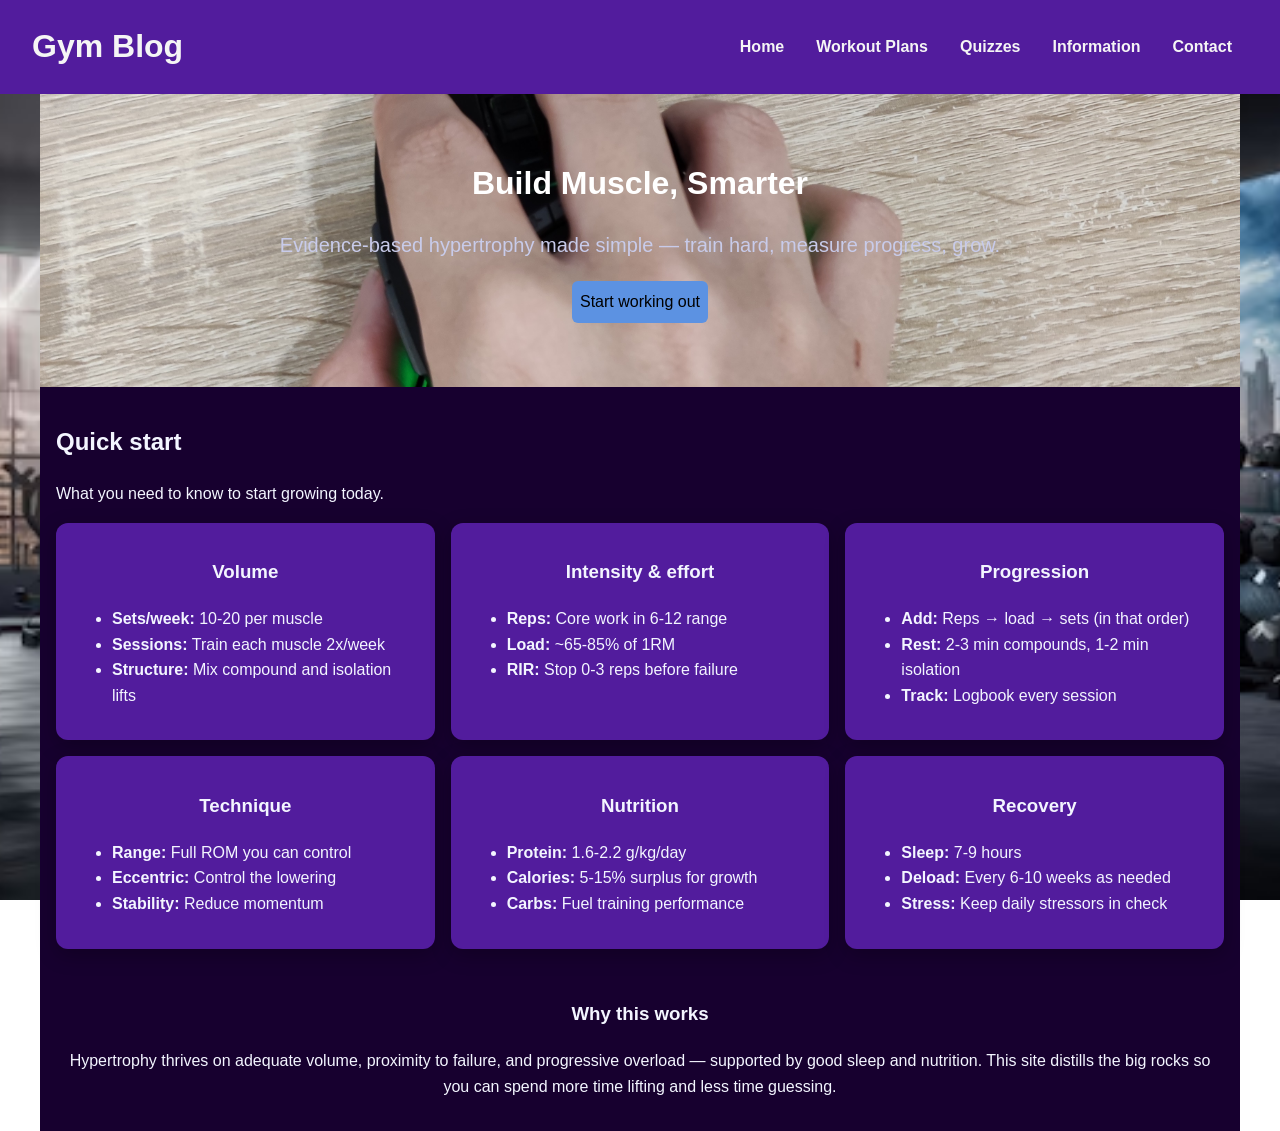
<file: index.html>
<!DOCTYPE html>
<html lang="en">
<head>
    <meta charset="UTF-8">
    <meta name="viewport" content="width=device-width, initial-scale=1.0">
    <title>Index</title>
    <link rel="stylesheet" href="style.css">
</head>
<body>
    <header class="navbar-header">
        <h1 style="color: whitesmoke;">Gym Blog</h1>
        <nav class="navbar">
            <ul>
                <li><a href="index.html">Home</a></li>
                <li><a href="workout.html">Workout Plans</a></li>
                <li><a href="quiz.html">Quizzes</a></li>
                <li><a href="information.html">Information</a></li>
                <li><a href="contact.html">Contact</a></li>
            </ul>
        </nav>
        </header>
    <main>
        <section class="hero content-wrap">
            <div>
                <h1>Build Muscle, Smarter</h1>
                <p>Evidence-based hypertrophy made simple — train hard, measure progress, grow.</p>
                <a class="btn" href="workout.html">Start working out</a>    
            </div>    
        </section>
        
        <section class="content-wrap">
            <header class="section-header">
                <h2>Quick start</h2>
                <p>What you need to know to start growing today.</p>
            </header>

            <div class="grid-index">
                <article class="card">
                    <h3 class="card-title">Volume</h3>
                    <ul>
                        <li><strong>Sets/week:</strong> 10-20 per muscle</li>
                        <li><strong>Sessions:</strong> Train each muscle 2x/week</li>
                        <li><strong>Structure:</strong> Mix compound and isolation lifts</li>
                    </ul>
                </article>

                <article class="card">
                    <h3 class="card-title">Intensity & effort</h3>
                    <ul>
                        <li><strong>Reps:</strong> Core work in 6-12 range</li>
                        <li><strong>Load:</strong> ~65-85% of 1RM</li>
                        <li><strong>RIR:</strong> Stop 0-3 reps before failure</li>
                    </ul>
                </article>

                <article class="card">
                    <h3 class="card-title">Progression</h3>
                    <ul>
                        <li><strong>Add:</strong> Reps → load → sets (in that order)</li>
                        <li><strong>Rest:</strong> 2-3 min compounds, 1-2 min isolation</li>
                        <li><strong>Track:</strong> Logbook every session</li>
                    </ul>
                </article>

                <article class="card">
                    <h3 class="card-title">Technique</h3>
                    <ul>
                        <li><strong>Range:</strong> Full ROM you can control</li>
                        <li><strong>Eccentric:</strong> Control the lowering</li>
                        <li><strong>Stability:</strong> Reduce momentum</li>
                    </ul>
                </article>

                <article class="card">
                    <h3 class="card-title">Nutrition</h3>
                    <ul>
                        <li><strong>Protein:</strong> 1.6-2.2 g/kg/day</li>
                        <li><strong>Calories:</strong> 5-15% surplus for growth</li>
                        <li><strong>Carbs:</strong> Fuel training performance</li>
                    </ul>
                </article>

                <article class="card">
                    <h3 class="card-title">Recovery</h3>
                    <ul>
                        <li><strong>Sleep:</strong> 7-9 hours</li>
                        <li><strong>Deload:</strong> Every 6-10 weeks as needed</li>
                        <li><strong>Stress:</strong> Keep daily stressors in check</li>
                    </ul>
                </article>
            </div>
        </section>

        <section class="content-wrap feature-text">
            <h3>Why this works</h3>
            <p class="feature-text">Hypertrophy thrives on adequate volume, proximity to failure, and progressive overload — supported by good sleep and nutrition. This site distills the big rocks so you can spend more time lifting and less time guessing.</p>
        </section>
    </main>
</body>
</html>
</file>
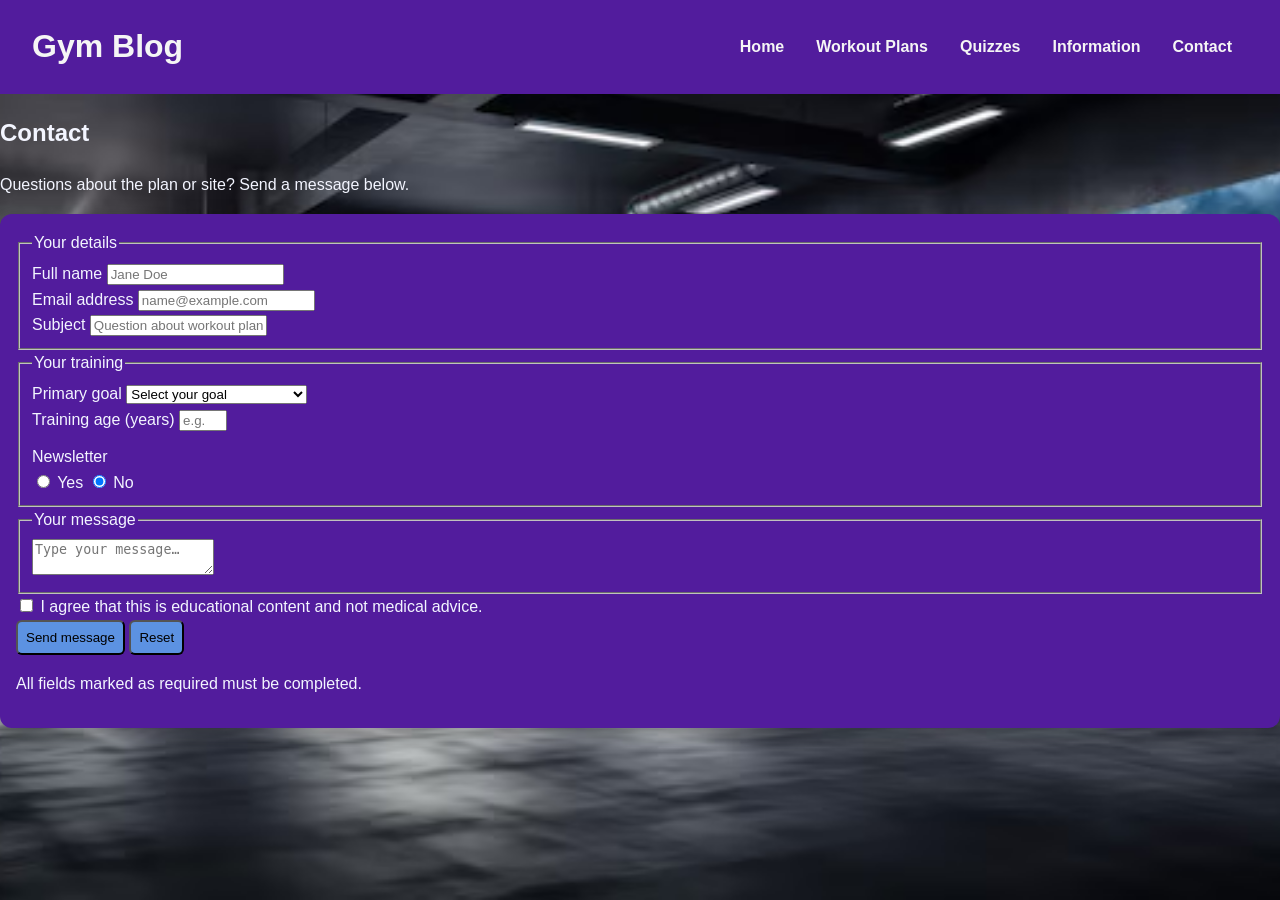
<file: contact.html>
<!DOCTYPE html>

<html lang="en">

<head>

    <meta charset="UTF-8">

    <meta name="viewport" content="width=device-width, initial-scale=1.0">

    <title>Document</title>
<link rel="stylesheet" href="style.css">
   
</head>
<body>
<header class="navbar-header">
        <h1 style="color: whitesmoke;">Gym Blog</h1>
        <nav class="navbar">
            <ul>
                <li><a href="index.html">Home</a></li>
                <li><a href="workout.html">Workout Plans</a></li>
                <li><a href="quiz.html">Quizzes</a></li>
                <li><a href="information.html">Information</a></li>
                <li><a href="contact.html">Contact</a></li>
            </ul>
        </nav>
        </header>
<main id="content" class="wrap">

  <section class="page-head">

    <h1>Contact</h1>

    <p>Questions about the plan or site? Send a message below.</p>

  </section>

 

  <section class="grid">

    <div class="card">

      <form action="#" method="post" novalidate>

       

        <fieldset>

          <legend>Your details</legend>

          <div class="row row--3">

            <div>

              <label for="name">Full name</label>
              <input id="name" name="name" type="text
           " placeholder="Jane Doe" autocomplete="name" required>

            </div>

            <div>

              <label for="email">Email address</label>

              <input id="email" name="email" type="email" placeholder="name@example.com" autocomplete="email" required>

            </div>

            <div>

              <label for="subject">Subject</label>

              <input id="subject" name="subject" type="text" placeholder="Question about workout plan" required>

            </div>

          </div>

        </fieldset>

 

       

        <fieldset>

          <legend>Your training</legend>

          <div class="row row--2">

            <div>

              <label for="goal">Primary goal</label>

              <select id="goal" name="goal" required>

                <option value="" disabled selected>Select your goal</option>

                <option>Build muscle (hypertrophy)</option>

                <option>Strength</option>

                <option>Endurance</option>

                <option>Fat loss / recomposition</option>

                <option>General fitness</option>

              </select>

            </div>

            <div>

              <label for="age">Training age (years)</label>

              <input id="age" name="training_age" type="number" min="0" max="50" placeholder="e.g. 2" inputmode="numeric">

            </div>

          </div>

 

          <div style="margin-top:12px">

            <label class="helper" for="newsletter-yes">Newsletter</label>

            <div class="inline" role="radiogroup" aria-label="Newsletter">

              <label class="checkline">

                <input type="radio" name="newsletter" id="newsletter-yes" value="yes">

                <span>Yes</span>

              </label>

              <label class="checkline">

                <input type="radio" name="newsletter" id="newsletter-no" value="no" checked>

                <span>No</span>

              </label>

            </div>

          </div>

        </fieldset>

 

     

        <fieldset>

          <legend>Your message</legend>

          <textarea id="message" name="message" placeholder="Type your message…" required></textarea>

        </fieldset>

 

        <label class="checkline">

          <input type="checkbox" name="disclaimer" required>

          <span>I agree that this is educational content and not medical advice.</span>

        </label>

 

        <div class="actions">

          <button class="btn" type="submit">Send message</button>

          <button class="btn btn--ghost" type="reset">Reset</button>

        </div>

        <p class="helper">All fields marked as required must be completed.</p>

      </form>

    </div>

 

   
  </section>

</main>

 

</body>

</html>
</file>
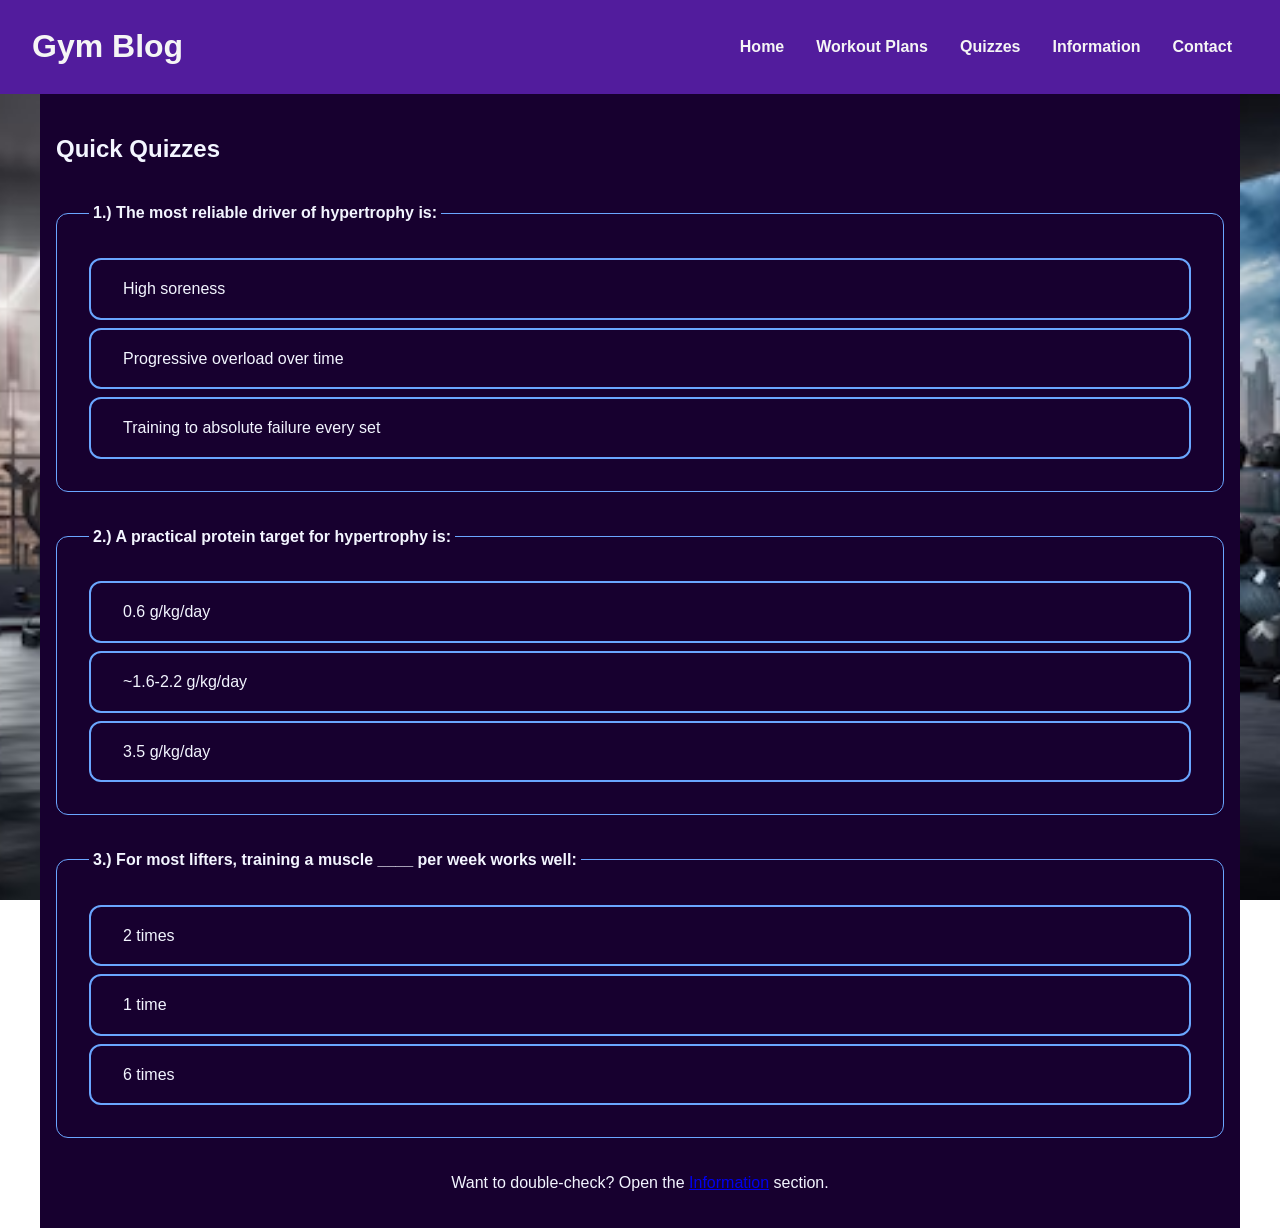
<file: quiz.html>
<!DOCTYPE html>
<html lang="en">
<head>
    <meta charset="UTF-8">
    <meta name="viewport" content="width=device-width, initial-scale=1.0">
    <title>Document</title>
    <link rel="stylesheet" href="style.css">
</head>
<header class="navbar-header">
        <h1 style="color: whitesmoke;">Gym Blog</h1>
        <nav class="navbar">
            <ul>
                <li><a href="index.html">Home</a></li>
                <li><a href="workout.html">Workout Plans</a></li>
                <li><a href="quiz.html">Quizzes</a></li>
                <li><a href="information.html">Information</a></li>
                <li><a href="contact.html">Contact</a></li>
            </ul>
        </nav>
        </header>
<body>
    <main id="main" class="content-wrap">
      <article>
        <h1>Quick Quizzes</h1>
        <form class="quiz" aria-describedby="quiz-note">
            <fieldset>
                <legend>1.) The most reliable driver of hypertrophy is:</legend>
                <div class="options">
                    <input type="radio" name="q1" id="q1a" required>
                    <label for="q1a" class="incorrect">High soreness</label>

                    <input type="radio" name="q1" id="q1b">
                    <label for="q1b" class="correct">Progressive overload over time</label>

                    <input type="radio" name="q1" id="q1c">
                    <label for="q1c" class="incorrect">Training to absolute failure every set</label>
                </div>
            </fieldset>

            <fieldset>
                <legend>2.) A practical protein target for hypertrophy is:</legend>
                <div class="options">
                    
                    <input type="radio" name="q2" id="q2a" required>
                    <label for="q2a" class="incorrect">0.6 g/kg/day</label>

                    <input type="radio" name="q2" id="q2b">
                    <label for="q2b" class="correct">~1.6-2.2 g/kg/day</label>

                    <input type="radio" name="q2" id="q2c">
                    <label for="q2c" class="incorrect">3.5 g/kg/day</label>
                </div>
            </fieldset>

            <fieldset>
                <legend>3.) For most lifters, training a muscle ____ per week works well:</legend>
                <div class="options">
                    <input type="radio" name="q3" id="q3a" required>
                    <label for="q3a" class="correct">2 times</label>

                    <input type="radio" name="q3" id="q3b">
                    <label for="q3b" class="incorrect">1 time</label>

                    <input type="radio" name="q3" id="q3c">
                    <label for="q3c" class="incorrect">6 times</label>
                </div>
            </fieldset>

          <p class="feature-text">Want to double-check? Open the <a href="information.html">Information</a> section.</p>
        </form>
      </article>
</main>
</body>
</html>
</file>
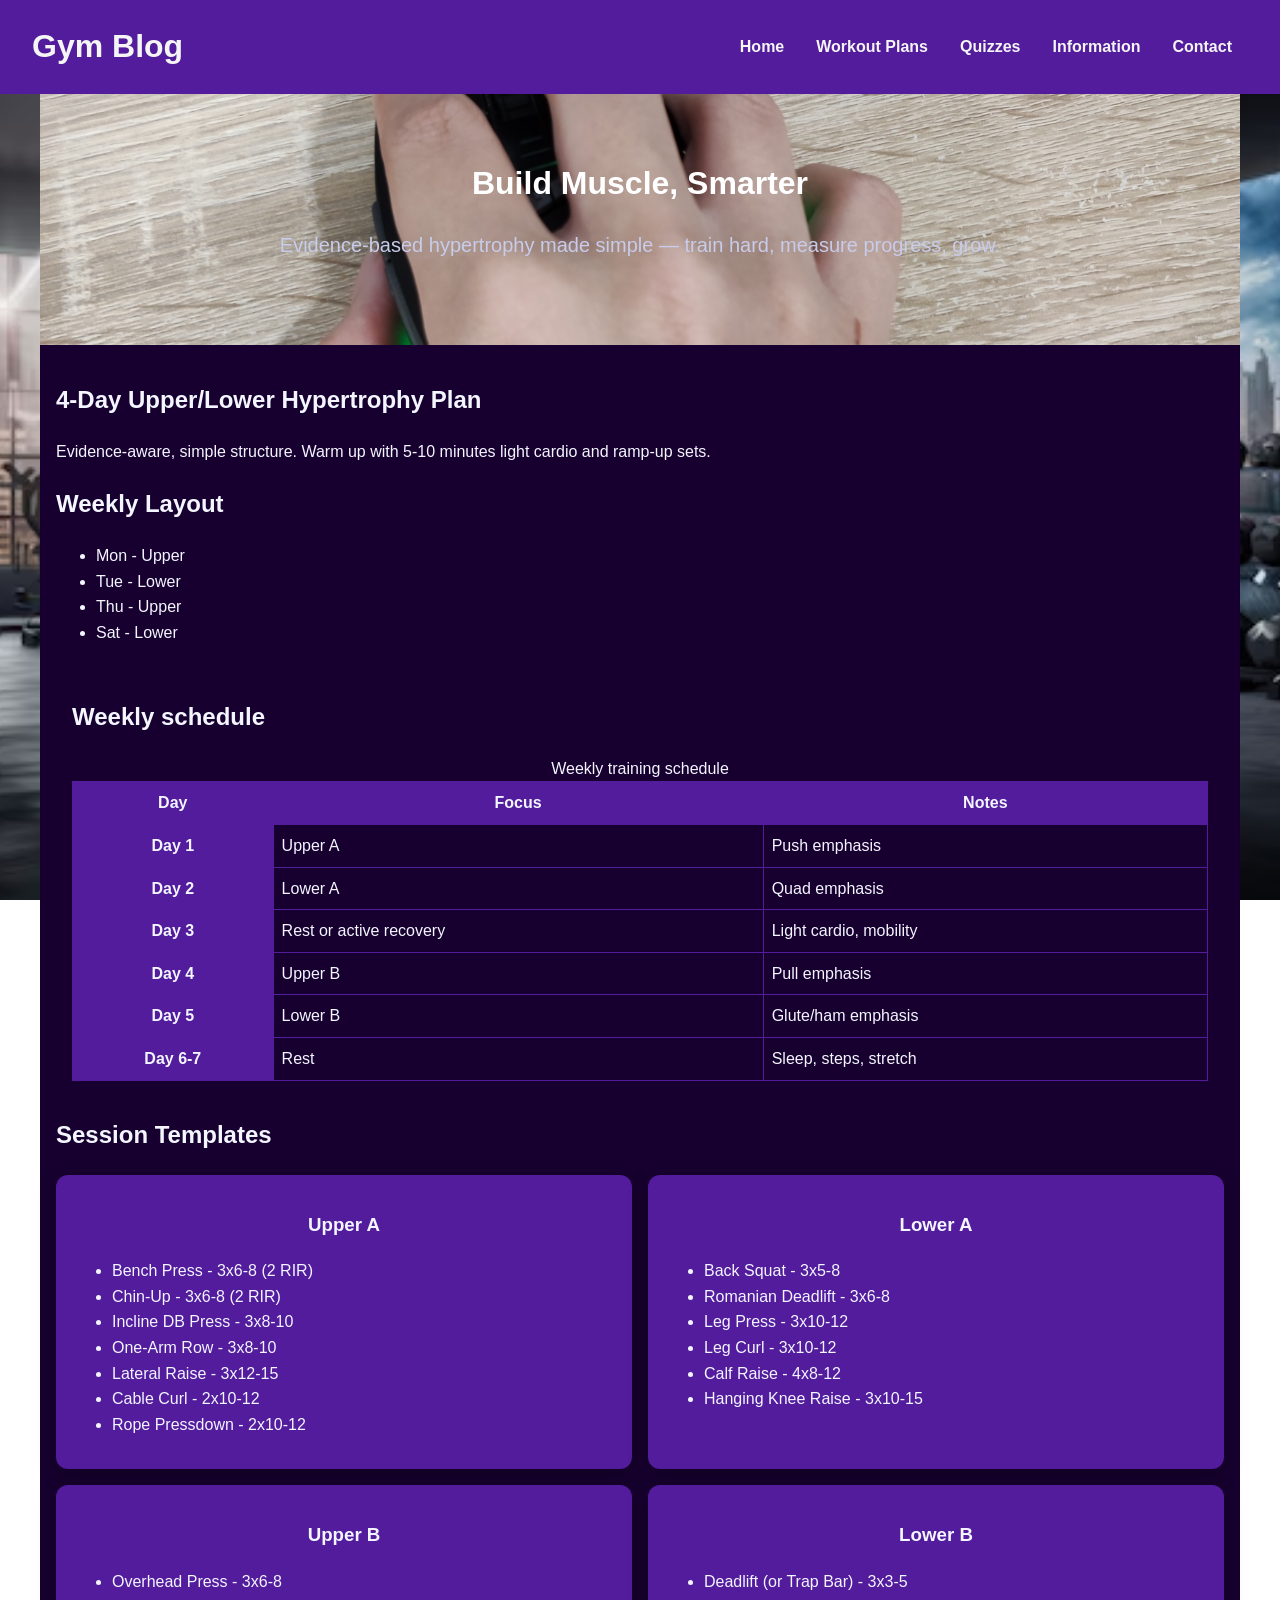
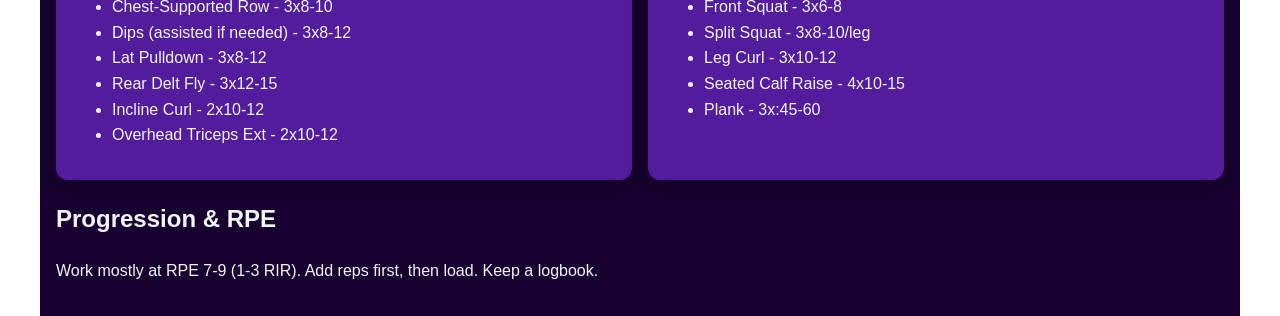
<file: workout.html>
<!DOCTYPE html>
<html lang="en">
<head>
    <meta charset="UTF-8">
    <meta name="viewport" content="width=device-width, initial-scale=1.0">
    <title>Document</title>
    <link rel="stylesheet" href="style.css">
</head>
<header class="navbar-header">
        <h1 style="color: whitesmoke;">Gym Blog</h1>
        <nav class="navbar">
            <ul>
                <li><a href="index.html">Home</a></li>
                <li><a href="workout.html">Workout Plans</a></li>
                <li><a href="quiz.html">Quizzes</a></li>
                <li><a href="information.html">Information</a></li>
                <li><a href="contact.html">Contact</a></li>
            </ul>
        </nav>
        </header>
<body>
    <section class="hero content-wrap">
        <div>
            <h1>Build Muscle, Smarter</h1>
            <p>Evidence-based hypertrophy made simple — train hard, measure progress, grow.</p>   
        </div>    
    </section>
    <main id="main" class="content-wrap">
      <article>
        <h1>4-Day Upper/Lower Hypertrophy Plan</h1>
        <p>Evidence-aware, simple structure. Warm up with 5-10 minutes light cardio and ramp-up sets.</p>

        <section>
          <h2>Weekly Layout</h2>
          <ul>
            <li>Mon - Upper</li>
            <li>Tue - Lower</li>
            <li>Thu - Upper</li>
            <li>Sat - Lower</li>
          </ul>
        </section>

        <section class="content-wrap">
        <h2 id="schedule">Weekly schedule</h2>
        <div class="table-wrap" role="region" aria-labelledby="schedule" tabindex="0">
          <table>
            <caption class="sr-only">Weekly training schedule</caption>
            <thead>
              <tr>
                <th scope="col">Day</th>
                <th scope="col">Focus</th>
                <th scope="col">Notes</th>
              </tr>
            </thead>
            <tbody>
              <tr>
                <th scope="row">Day 1</th>
                <td>Upper A</td>
                <td>Push emphasis</td>
              </tr>
              <tr>
                <th scope="row">Day 2</th>
                <td>Lower A</td>
                <td>Quad emphasis</td>
              </tr>
              <tr>
                <th scope="row">Day 3</th>
                <td>Rest or active recovery</td>
                <td>Light cardio, mobility</td>
              </tr>
              <tr>
                <th scope="row">Day 4</th>
                <td>Upper B</td>
                <td>Pull emphasis</td>
              </tr>
              <tr>
                <th scope="row">Day 5</th>
                <td>Lower B</td>
                <td>Glute/ham emphasis</td>
              </tr>
              <tr>
                <th scope="row">Day 6-7</th>
                <td>Rest</td>
                <td>Sleep, steps, stretch</td>
              </tr>
            </tbody>
          </table>
        </div>
      </section>

        <section>
            <h2>Session Templates</h2>
            <div class="grid-workout">
                <section aria-labelledby="upper-a" class="card">
                    <h3 id="upper-a">Upper A</h3>
                    <ul>
                        <li>Bench Press - 3x6-8 (2 RIR)</li>
                        <li>Chin-Up - 3x6-8 (2 RIR)</li>
                        <li>Incline DB Press - 3x8-10</li>
                        <li>One-Arm Row - 3x8-10</li>
                        <li>Lateral Raise - 3x12-15</li>
                        <li>Cable Curl - 2x10-12</li>
                        <li>Rope Pressdown - 2x10-12</li>
                    </ul>
                </section>
                <section aria-labelledby="lower-a" class="card">
                    <h3 id="lower-a">Lower A</h3>
                    <ul>
                        <li>Back Squat - 3x5-8</li>
                        <li>Romanian Deadlift - 3x6-8</li>
                        <li>Leg Press - 3x10-12</li>
                        <li>Leg Curl - 3x10-12</li>
                        <li>Calf Raise - 4x8-12</li>
                        <li>Hanging Knee Raise - 3x10-15</li>
                    </ul>
                </section>
                <section aria-labelledby="upper-b" class="card">
                    <h3 id="upper-b">Upper B</h3>
                    <ul>
                        <li>Overhead Press - 3x6-8</li>
                        <li>Chest-Supported Row - 3x8-10</li>
                        <li>Dips (assisted if needed) - 3x8-12</li>
                        <li>Lat Pulldown - 3x8-12</li>
                        <li>Rear Delt Fly - 3x12-15</li>
                        <li>Incline Curl - 2x10-12</li>
                        <li>Overhead Triceps Ext - 2x10-12</li>
                    </ul>
                </section>
                <section aria-labelledby="lower-b" class="card">
                    <h3 id="lower-b">Lower B</h3>
                    <ul>
                        <li>Deadlift (or Trap Bar) - 3x3-5</li>
                        <li>Front Squat - 3x6-8</li>
                        <li>Split Squat - 3x8-10/leg</li>
                        <li>Leg Curl - 3x10-12</li>
                        <li>Seated Calf Raise - 4x10-15</li>
                        <li>Plank - 3x:45-60</li>
                    </ul>
                </section>
            </div>
        </section>

        <section>
          <h2>Progression & RPE</h2>
          <p>Work mostly at RPE 7-9 (1-3 RIR). Add reps first, then load. Keep a logbook.</p>
        </section>
      </article>
</main>
</body>
</html>
</file>
<file: style.css>
* {
    box-sizing: border-box;
}

body {
    margin: 0;
    font-family: system-ui, -apple-system, Segoe UI, Roboto, sans-serif;
    color: rgb(243, 245, 255);
    line-height: 1.6;

    background-repeat: no-repeat;
    background-size: cover;
    font-family: Arial, sans-serif;
    line-height: 1.6;
    margin: 0;
    padding: 0;
    background-image: url('gym-background_762625-5115.avif');
    background-position: top;
    background-size: cover;
    background-attachment: fixed;
}

.grid-index {
    display: grid;
    gap: 1em;
    grid-template-columns: repeat(3, 1fr);
    margin: auto;
}
.card {
    background: rgb(82, 28, 157);
    padding: 1rem;
    border-radius: 12px;
    box-shadow: 0 6px 20px rgba(0, 0, 0, 0.25);
}
.card h3 {
    text-align: center;
}

.content-wrap {
    max-width: 1200px;
    margin: 0 auto;
    padding: 1rem;
    background: rgb(23, 0, 47);
}

.hero {
    background: url("Blank_Hand.jpg") center/cover no-repeat;
    color: rgb(255, 255, 255);
    padding: 4rem 1rem;
    text-align: center;
}

.hero h1 {
    font-size: 2rem;
    margin: 0 0 0.5rem;
}
.hero p {
    font-size: 1.25rem;
    color: rgb(200, 203, 234);
}

.btn {
    display: inline-block;
    padding: 0.5rem 1rem;
    border-radius: 6px;
    text-decoration: none;
    text-align: center;
    background: rgb(92, 146, 226);
    color: black;
    padding: 0.5rem;
}

.feature-text {
    text-align: center;
}

.grid-workout {
    display: grid;
    grid-template-columns: 1fr 1fr;
    gap: 1rem;
}

.grid-workout h3 {
    text-align: center;
}

table {
    width: 100%;
    border-collapse: collapse;
}
th, td {
    padding: 0.5rem;
    border: 1px solid rgb(82, 28, 157);
}
th {
    background: rgb(82, 28, 157);
}


.quiz fieldset { 
    border: 1px solid rgb(106, 166, 255);
    border-radius: 12px;
    margin: 2rem 0;
    padding: 2rem;
}
.quiz legend { 
    padding: 0 .25rem; 
    font-weight: bold; 
}
.quiz .options{ 
    display: grid; 
    gap: 0.5rem; 
}
.options input[type="radio"] {
    position: absolute;
    opacity: 0;
    pointer-events: none;
}
.quiz label {
    display: block;
    padding: 1rem 2rem;
    border-radius: 12px;
    border: 2px solid rgb(106, 166, 255);
    cursor: pointer;
}
.quiz input:checked + label.correct{
    border-color: green;
}
.quiz input:checked + label.correct::after{
    content: "Correct";
    font-weight: 700; 
    margin-left: 0.5rem;
}
.quiz input:checked + label.incorrect{
    border-color: red;
}
.quiz input:checked + label.incorrect::after{
    content: "Try again";
    font-weight: 700; 
    margin-left: 0.5rem;
}
.navbar-header {
    position: absolute;
    top: 0;
    left: 0;
    color: rgb(245, 245, 245);
    padding: 0 2rem;
    font-weight: bold;
    position: sticky;
    display: flex;
    justify-content: space-between;
    background-color: rgb(82, 28, 157);
    align-items: center;
}
.navbar ul {
    display: flex;
    list-style: none;
    padding: 0;
    grid-template-columns: repeat(4, 1fr)
}
.navbar a {
    display: block;
    color: rgb(245, 245, 245);
    text-decoration: none;
    padding: 1rem;
    border-radius: 6px;
}
.navbar a:hover {
    color: white;
    background-color: rgb(57, 50, 158);
}
</file>
